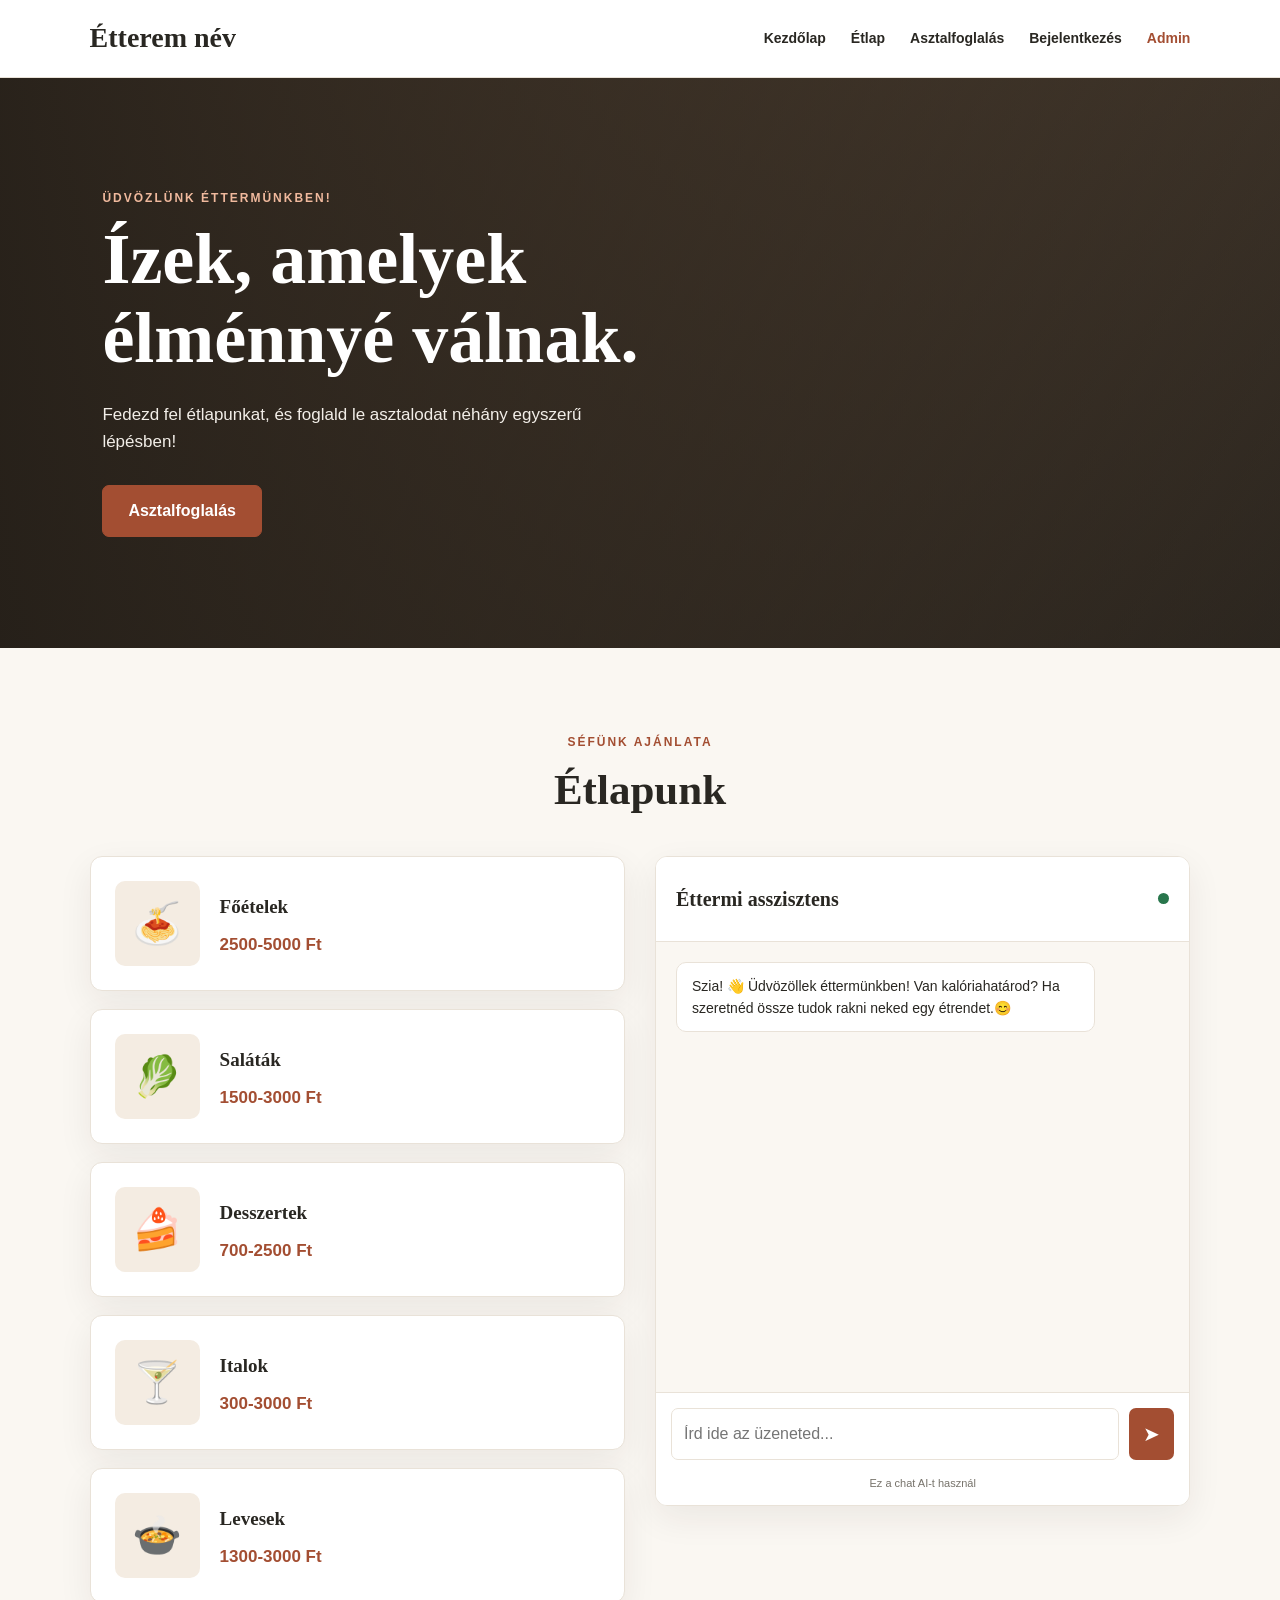
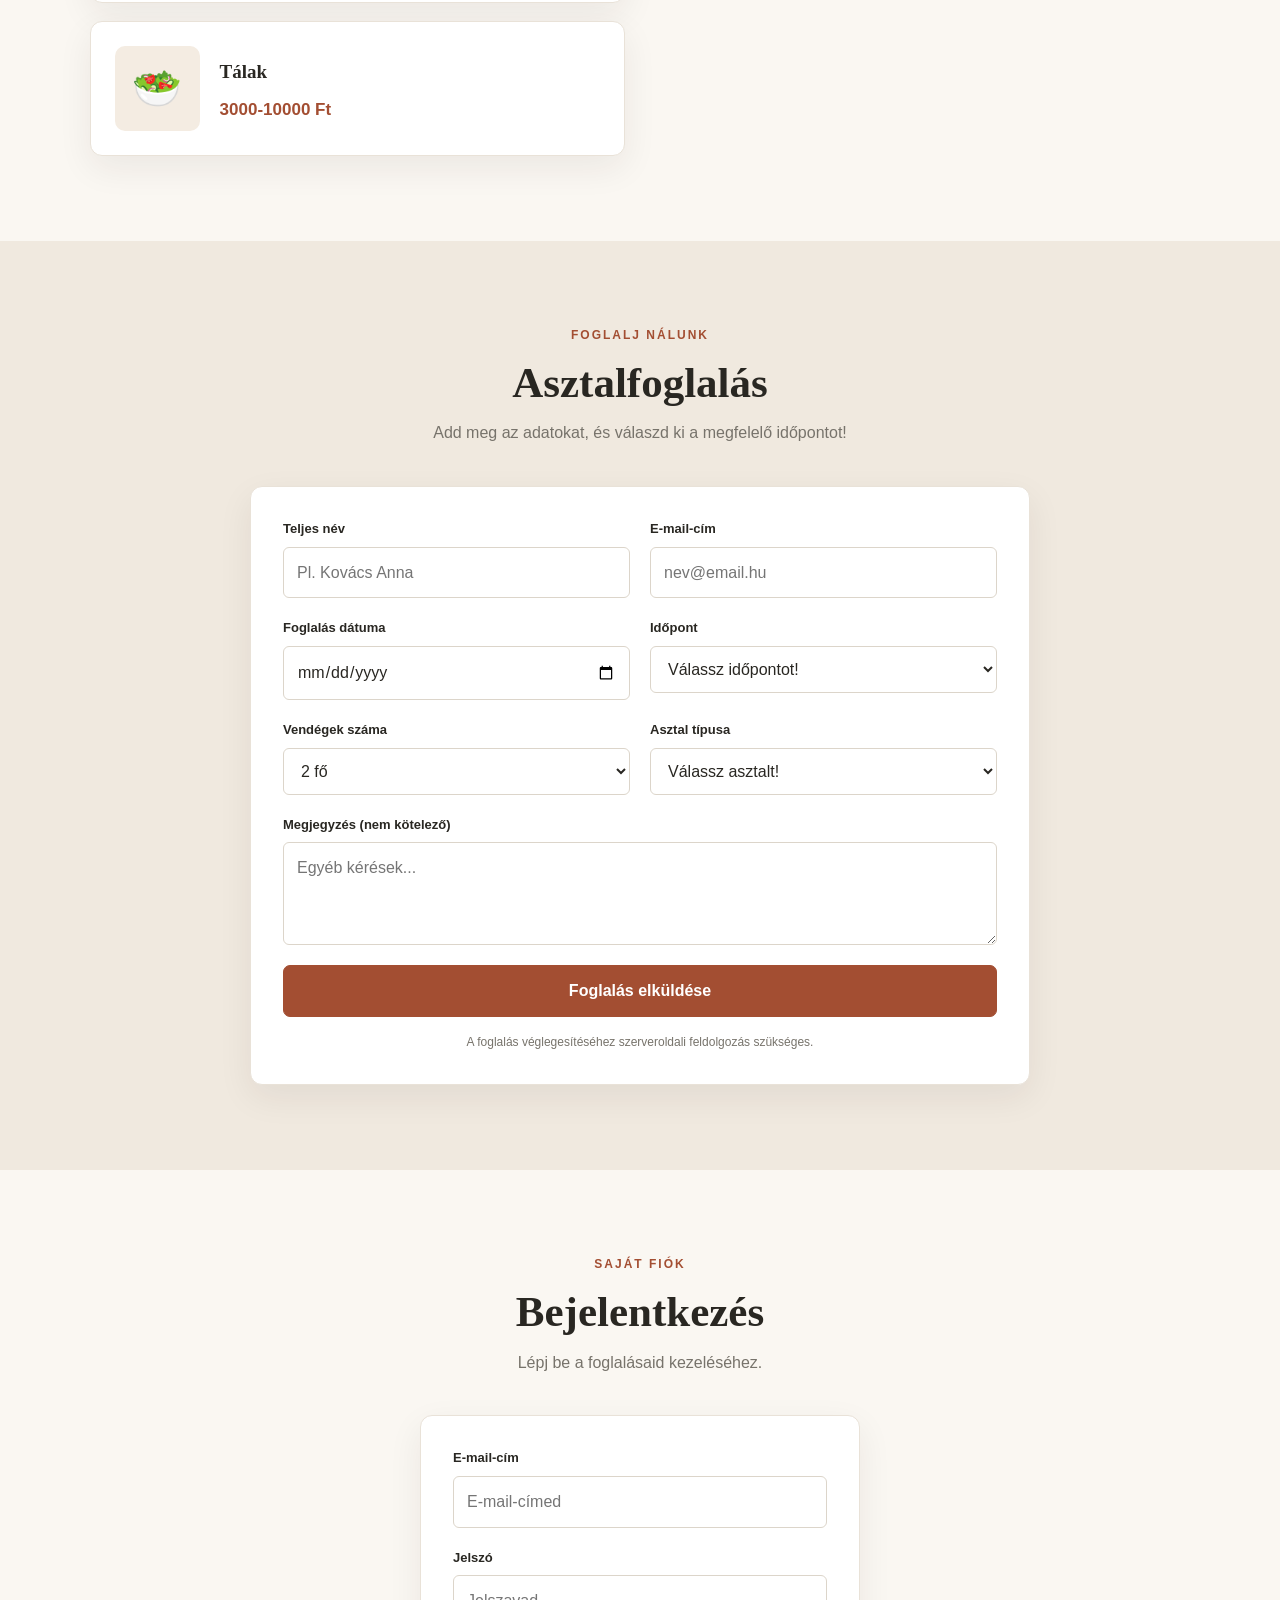
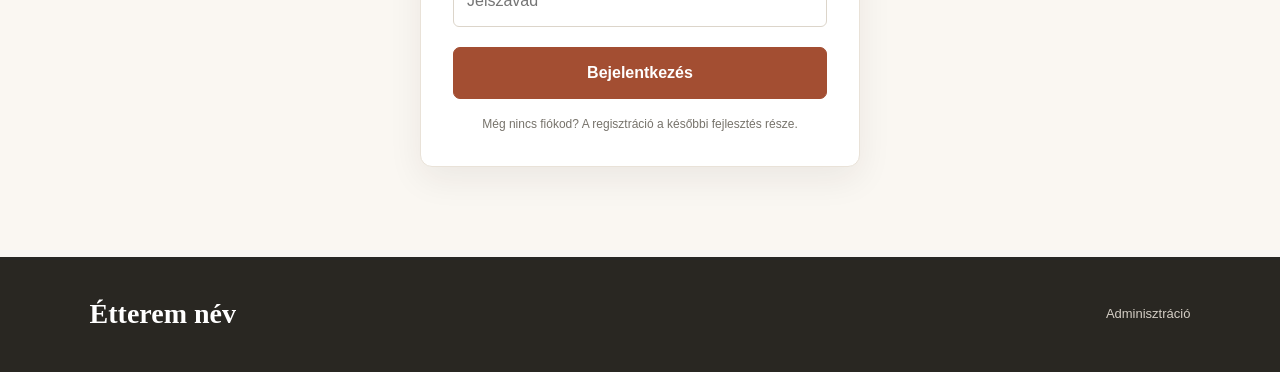
<file: index.html>
<!DOCTYPE html>
<html lang="hu">
<head>
    <meta charset="UTF-8">
    <meta name="viewport" content="width=device-width, initial-scale=1.0">
    <title>Étterem név | Éttermi Asztalfoglalás</title>
    <link rel="stylesheet" href="style.css">
</head>
<body>

<header class="header">
    <a href="index.html" class="logo">Étterem név</a>

    <nav>
        <a href="#kezdolap">Kezdőlap</a>
        <a href="#etlap">Étlap</a>
        <a href="#foglalas">Asztalfoglalás</a>
        <a href="#belepes">Bejelentkezés</a>
        <a href="admin.html" class="admin-link">Admin</a>
    </nav>
</header>

<main>
    <section class="hero" id="kezdolap">
        <div class="hero-content">
            <p class="eyebrow">Üdvözlünk éttermünkben!</p>
            <h1>Ízek, amelyek<br>élménnyé válnak.</h1>
            <p>
                Fedezd fel étlapunkat, és foglald le
                asztalodat néhány egyszerű lépésben!
            </p>
            <a href="#foglalas" class="btn">Asztalfoglalás</a>
        </div>
    </section>

    <section class="section" id="etlap">
        <div class="section-heading">
            <p class="eyebrow">Séfünk ajánlata</p>
            <h2>Étlapunk</h2>
        </div>

        <!-- adatbázisból majd ide kellenek az ételek -->

        

<div class="menu-layout">

    <!-- BAL OLDAL: ÉTLAP -->
    <div class="menu-grid">

        <!-- FŐÉTELEK -->
    <article class="menu-card">
        <div class="menu-header" onclick="toggleMenu(this)">
            <div class="food-icon">🍝</div>
            <div class="menu-info">
                <h3>Főételek</h3>
                <strong>2500-5000 Ft</strong>
            </div>
            
        </div>

        <div class="menu-content">
            <div class="food-item">
                <span>Rántott csirkemell</span>
                <strong>2800 Ft</strong>
            </div>
            <div class="food-item">
                <span>Grillezett csirkemell</span>
                <strong>3200 Ft</strong>
            </div>
            <div class="food-item">
                <span>Rántott sertésszelet</span>
                <strong>3000 Ft</strong>
            </div>
            <div class="food-item">
                <span>Sült hekk</span>
                <strong>3500 Ft</strong>
            </div>
            <div class="food-item">
                <span>Marhapörkölt</span>
                <strong>4200 Ft</strong>
            </div>
            <div class="food-item">
                <span>Vegetáriánus tészta</span>
                <strong>2700 Ft</strong>
            </div>
        </div>
    </article>

    <!-- SALÁTÁK -->
    <article class="menu-card">
        <div class="menu-header" onclick="toggleMenu(this)">
            <div class="food-icon">🥬</div>
            <div class="menu-info">
                <h3>Saláták</h3>
                <strong>1500-3000 Ft</strong>
            </div>
            
        </div>

        <div class="menu-content">
            <div class="food-item">
                <span>Görög saláta</span>
                <strong>2200 Ft</strong>
            </div>
            <div class="food-item">
                <span>Cézársaláta</span>
                <strong>2800 Ft</strong>
            </div>
            <div class="food-item">
                <span>Friss kerti saláta</span>
                <strong>1600 Ft</strong>
            </div>
            <div class="food-item">
                <span>Csirkés saláta</span>
                <strong>2900 Ft</strong>
            </div>
        </div>
    </article>

    <!-- DESSZERTEK -->
    <article class="menu-card">
        <div class="menu-header" onclick="toggleMenu(this)">
            <div class="food-icon">🍰</div>
            <div class="menu-info">
                <h3>Desszertek</h3>
                <strong>700-2500 Ft</strong>
            </div>
            
        </div>

        <div class="menu-content">
            <div class="food-item">
                <span>Somlói galuska</span>
                <strong>1800 Ft</strong>
            </div>
            <div class="food-item">
                <span>Gundel palacsinta</span>
                <strong>2200 Ft</strong>
            </div>
            <div class="food-item">
                <span>Nutellás palacsinta</span>
                <strong>1400 Ft</strong>
            </div>
            <div class="food-item">
                <span>Csokoládétorta</span>
                <strong>1900 Ft</strong>
            </div>
            <div class="food-item">
                <span>Fagylaltkehely</span>
                <strong>2000 Ft</strong>
            </div>
        </div>
    </article>

    <!-- ITALOK -->
    <article class="menu-card">
        <div class="menu-header" onclick="toggleMenu(this)">
            <div class="food-icon">🍸</div>
            <div class="menu-info">
                <h3>Italok</h3>
                <strong>300-3000 Ft</strong>
            </div>
            
        </div>

        <div class="menu-content">
            <div class="food-item">
                <span>Ásványvíz</span>
                <strong>500 Ft</strong>
            </div>
            <div class="food-item">
                <span>Cola</span>
                <strong>700 Ft</strong>
            </div>
            <div class="food-item">
                <span>Házi limonádé</span>
                <strong>1200 Ft</strong>
            </div>
            <div class="food-item">
                <span>Kávé</span>
                <strong>600 Ft</strong>
            </div>
            <div class="food-item">
                <span>Tea</span>
                <strong>700 Ft</strong>
            </div>
        </div>
    </article>

    <!-- LEVESEK -->
    <article class="menu-card">
        <div class="menu-header" onclick="toggleMenu(this)">
            <div class="food-icon">🍲</div>
            <div class="menu-info">
                <h3>Levesek</h3>
                <strong>1300-3000 Ft</strong>
            </div>
            
        </div>

        <div class="menu-content">
            <div class="food-item">
                <span>Húsleves</span>
                <strong>1600 Ft</strong>
            </div>
            <div class="food-item">
                <span>Gulyásleves</span>
                <strong>2500 Ft</strong>
            </div>
            <div class="food-item">
                <span>Gombakrémleves</span>
                <strong>1700 Ft</strong>
            </div>
            <div class="food-item">
                <span>Hagymakrémleves</span>
                <strong>1800 Ft</strong>
            </div>
        </div>
    </article>

    <!-- TÁLAK -->
    <article class="menu-card">
        <div class="menu-header" onclick="toggleMenu(this)">
            <div class="food-icon">🥗</div>
            <div class="menu-info">
                <h3>Tálak</h3>
                <strong>3000-10000 Ft</strong>
            </div>
            
        </div>

        <div class="menu-content">
            <div class="food-item">
                <span>Hidegtál</span>
                <strong>3500 Ft</strong>
            </div>
            <div class="food-item">
                <span>Rántott vegyes tál</span>
                <strong>5500 Ft</strong>
            </div>
            <div class="food-item">
                <span>Grilltál</span>
                <strong>6500 Ft</strong>
            </div>
            <div class="food-item">
                <span>Családi tál (4 személyes)</span>
                <strong>10000 Ft</strong>
            </div>
        </div>
    </article>
    </div>

    <!-- JOBB OLDAL: CHAT -->
    <aside class="chat-panel">

        <div class="chat-header">
            <div>
                <h3>Éttermi asszisztens</h3>
            </div>
            <span class="chat-status"></span>
        </div>

        <div class="chat-messages" id="chatMessages">
            <div class="chat-message ai-message">
                Szia! 👋 Üdvözöllek éttermünkben!
                Van kalóriahatárod? Ha szeretnéd össze tudok rakni neked egy étrendet.😊
            </div>
        </div>

        <form class="chat-input-area" id="chatForm">
            <input
                type="text"
                id="chatInput"
                placeholder="Írd ide az üzeneted..."
                required
            >
            <button type="submit">➤</button>
        </form>

        <p class="chat-note">
            Ez a chat AI-t használ
        </p>

    </aside>

</div>

    </section>

    <section class="section reservation-section" id="foglalas">
        <div class="section-heading">
            <p class="eyebrow">Foglalj nálunk</p>
            <h2>Asztalfoglalás</h2>
            <p>Add meg az adatokat, és válaszd ki a megfelelő időpontot!</p>
        </div>

        <!-- helyek és időpontok adatbázis ide kell majd -->

        <form class="form-card" action="#" method="post">
            <div class="form-grid">
                <div class="form-group">
                    <label for="guest-name">Teljes név</label>
                    <input type="text" id="guest-name" name="guest_name"
                           placeholder="Pl. Kovács Anna" required>
                </div>

                <div class="form-group">
                    <label for="guest-email">E-mail-cím</label>
                    <input type="email" id="guest-email" name="email"
                           placeholder="nev@email.hu" required>
                </div>

                <div class="form-group">
                    <label for="date">Foglalás dátuma</label>
                    <input type="date" id="date" name="date" required>
                </div>

                <div class="form-group">
                    <label for="time">Időpont</label>
                    <select id="time" name="time" required>
                        <option value="">Válassz időpontot!</option>
                        <option value="12:00">12:00</option>
                        <option value="13:00">13:00</option>
                        <option value="14:00">14:00</option>
                        <option value="18:00">18:00</option>
                        <option value="19:00">19:00</option>
                        <option value="20:00">20:00</option>
                    </select>
                </div>

                <div class="form-group">
                    <label for="guests">Vendégek száma</label>
                    <select id="guests" name="guests" required>
                        <option value="1">1 fő</option>
                        <option value="2" selected>2 fő</option>
                        <option value="3">3 fő</option>
                        <option value="4">4 fő</option>
                        <option value="5">5 fő</option>
                        <option value="6">6 fő</option>
                    </select>
                </div>

                <div class="form-group">
                    <label for="table">Asztal típusa</label>
                    <select id="table" name="table_type" required>
                        <option value="">Válassz asztalt!</option>
                        <option value="normal">Normál asztal</option>
                        <option value="window">Ablak melletti</option>
                        <option value="family">Családi asztal</option>
                    </select>
                </div>
            </div>

            <div class="form-group">
                <label for="note">Megjegyzés (nem kötelező)</label>
                <textarea id="note" name="note" rows="3"
                          placeholder="Egyéb kérések..."></textarea>
            </div>

            <button type="submit" class="btn btn-full">
                Foglalás elküldése
            </button>
            <p class="form-note">
                A foglalás véglegesítéséhez szerveroldali feldolgozás szükséges.
            </p>
        </form>
    </section>

    <section class="section login-section" id="belepes">
        <div class="section-heading">
            <p class="eyebrow">Saját fiók</p>
            <h2>Bejelentkezés</h2>
            <p>Lépj be a foglalásaid kezeléséhez.</p>
        </div>

        <!-- felhasználók és foglalások adatbázis ide jön -->

        <form class="form-card login-card" action="#" method="post">
            <div class="form-group">
                <label for="login-email">E-mail-cím</label>
                <input type="email" id="login-email" name="email"
                       placeholder="E-mail-címed" autocomplete="email" required>
            </div>

            <div class="form-group">
                <label for="login-password">Jelszó</label>
                <input type="password" id="login-password" name="password"
                       placeholder="Jelszavad" autocomplete="current-password"
                       required>
            </div>

            <button type="submit" class="btn btn-full">Bejelentkezés</button>

            <p class="form-note">
                Még nincs fiókod? A regisztráció a későbbi fejlesztés része.
            </p>
        </form>
    </section>
</main>

<footer class="footer">
    <a href="index.html" class="logo">Étterem név</a>
    <a href="admin.html">Adminisztráció</a>
</footer>
<script src="script.js"></script>
<link rel="stylesheet" src="../etterem/srcipt.js">
</body>
</html>
</file>
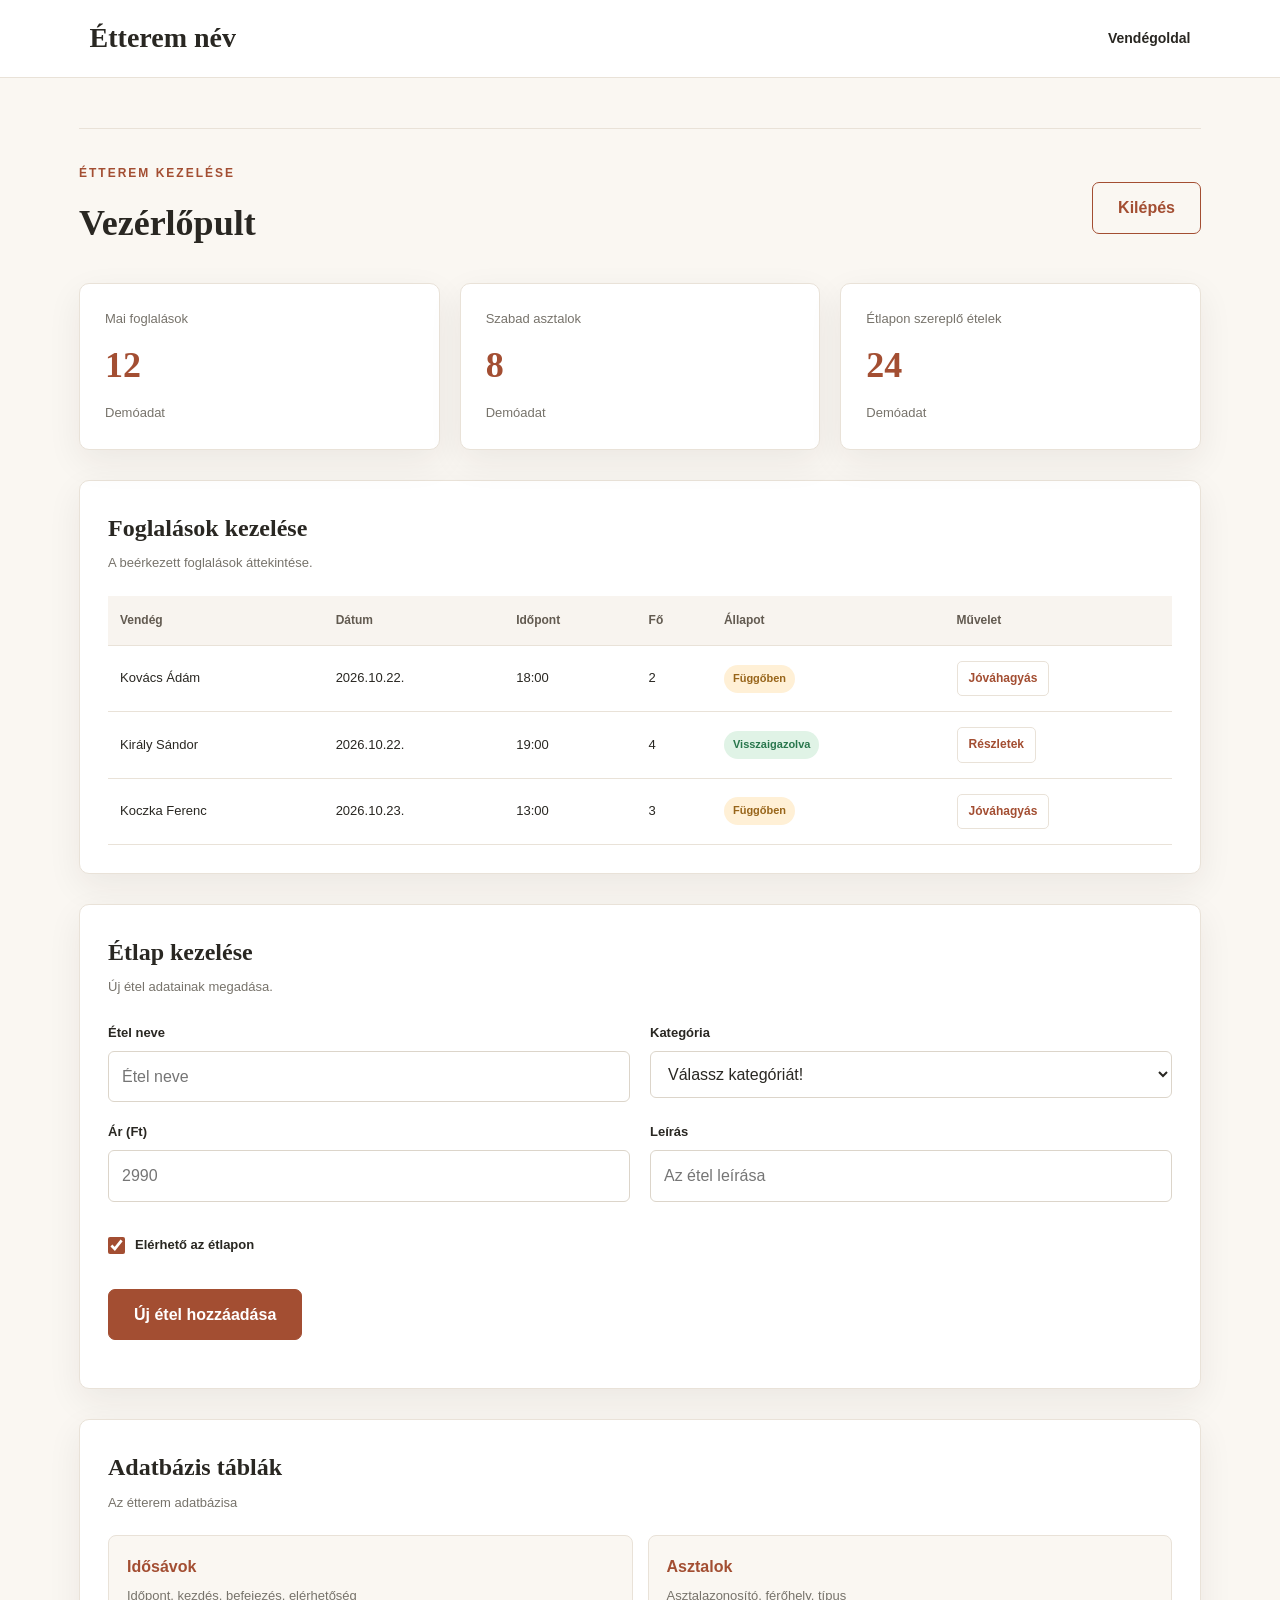
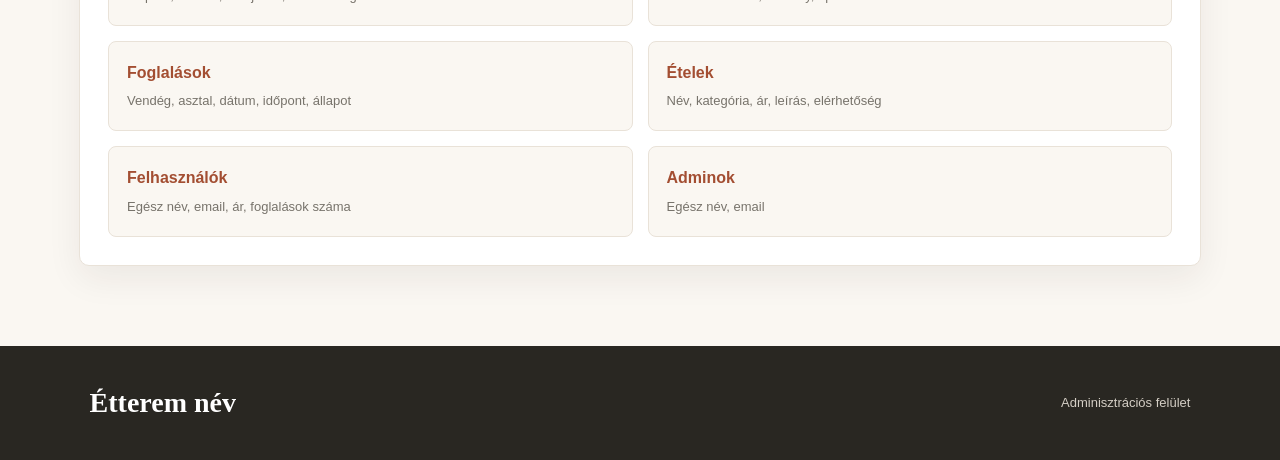
<file: admin.html>
<!DOCTYPE html>
<html lang="hu">
<head>
    <meta charset="UTF-8">
    <meta name="viewport" content="width=device-width, initial-scale=1.0">
    <title>Adminisztráció | Étterem név</title>
    <link rel="stylesheet" href="style.css">
</head>
<body class="admin-body">

<header class="header">
    <a href="index.html" class="logo">Étterem név</a>
    <nav>
        <a href="index.html">Vendégoldal</a>
    </nav>
</header>

<main class="admin-main">

    <!-- admin vezérlőpult -->

    <section class="dashboard" id="dashboard">
        <div class="dashboard-heading">
            <div>
                <p class="eyebrow">Étterem kezelése</p>
                <h1>Vezérlőpult</h1>
            </div>
            <a href="index.html" class="btn btn-outline">Kilépés</a>
        </div>

        <div class="stats-grid">
            <article class="stat-card">
                <span>Mai foglalások</span>
                <strong>12</strong>
                <small>Demóadat</small>
            </article>

            <article class="stat-card">
                <span>Szabad asztalok</span>
                <strong>8</strong>
                <small>Demóadat</small>
            </article>

            <article class="stat-card">
                <span>Étlapon szereplő ételek</span>
                <strong>24</strong>
                <small>Demóadat</small>
            </article>
        </div>

        <section class="admin-panel">
            <div class="panel-heading">
                <div>
                    <h2>Foglalások kezelése</h2>
                    <p>A beérkezett foglalások áttekintése.</p>
                </div>
            </div>

            <!-- foglalás infók adatbázis ide jön -->

            <div class="table-wrapper">
                <table>
                    <thead>
                        <tr>
                            <th>Vendég</th>
                            <th>Dátum</th>
                            <th>Időpont</th>
                            <th>Fő</th>
                            <th>Állapot</th>
                            <th>Művelet</th>
                        </tr>
                    </thead>
                    <tbody>
                        <tr>
                            <td>Kovács Ádám</td>
                            <td>2026.10.22.</td>
                            <td>18:00</td>
                            <td>2</td>
                            <td><span class="status status-pending">Függőben</span></td>
                            <td>
                                <button type="button" class="small-btn">
                                    Jóváhagyás
                                </button>
                            </td>
                        </tr>
                        <tr>
                            <td>Király Sándor</td>
                            <td>2026.10.22.</td>
                            <td>19:00</td>
                            <td>4</td>
                            <td><span class="status status-confirmed">Visszaigazolva</span></td>
                            <td>
                                <button type="button" class="small-btn">
                                    Részletek
                                </button>
                            </td>
                        </tr>
                        <tr>
                            <td>Koczka Ferenc</td>
                            <td>2026.10.23.</td>
                            <td>13:00</td>
                            <td>3</td>
                            <td><span class="status status-pending">Függőben</span></td>
                            <td>
                                <button type="button" class="small-btn">
                                    Jóváhagyás
                                </button>
                            </td>
                        </tr>
                    </tbody>
                </table>
            </div>
        </section>

        <section class="admin-panel">
            <div class="panel-heading">
                <div>
                    <h2>Étlap kezelése</h2>
                    <p>Új étel adatainak megadása.</p>
                </div>
            </div>

            <!-- ételek adatbázis kell ide is -->

            <form class="form-grid admin-menu-form"
                  action="#" method="post">

                <div class="form-group">
                    <label for="food-name">Étel neve</label>
                    <input type="text" id="food-name" name="food_name"
                           placeholder="Étel neve" required>
                </div>

                <div class="form-group">
                    <label for="food-category">Kategória</label>
                    <select id="food-category" name="category" required>
                        <option value="">Válassz kategóriát!</option>
                        <option value="eloetel">Előétel</option>
                        <option value="foetel">Főétel</option>
                        <option value="desszert">Desszert</option>
                        <option value="ital">Ital</option>
                    </select>
                </div>

                <div class="form-group">
                    <label for="food-price">Ár (Ft)</label>
                    <input type="number" id="food-price" name="price"
                           min="0" step="10" placeholder="2990" required>
                </div>

                <div class="form-group">
                    <label for="food-description">Leírás</label>
                    <input type="text" id="food-description"
                           name="description" placeholder="Az étel leírása">
                </div>

                <div class="form-group form-grid-full">
                    <label class="checkbox-label">
                        <input type="checkbox" name="available" checked>
                        Elérhető az étlapon
                    </label>
                </div>

                <div class="form-grid-full">
                    <button type="submit" class="btn">
                        Új étel hozzáadása
                    </button>
                </div>
            </form>
        </section>

        <section class="admin-panel">
            <h2>Adatbázis táblák</h2>
            <p class="panel-description">
                Az étterem adatbázisa
            </p>

            <div class="database-grid">
                <div class="database-item">
                    <strong>Idősávok</strong>
                    <p>Időpont, kezdés, befejezés, elérhetőség</p>
                </div>
                <div class="database-item">
                    <strong>Asztalok</strong>
                    <p>Asztalazonosító, férőhely, típus</p>
                </div>
                <div class="database-item">
                    <strong>Foglalások</strong>
                    <p>Vendég, asztal, dátum, időpont, állapot</p>
                </div>
                <div class="database-item">
                    <strong>Ételek</strong>
                    <p>Név, kategória, ár, leírás, elérhetőség</p>
                </div>
                <div class="database-item">
                    <strong>Felhasználók</strong>
                    <p>Egész név, email, ár, foglalások száma</p>
                </div>
                <div class="database-item">
                    <strong>Adminok</strong>
                    <p>Egész név, email</p>
                </div>
            </div>
        </section>
    </section>
</main>

<footer class="footer">
    <a href="index.html" class="logo">Étterem név</a>
    <p>Adminisztrációs felület</p>
</footer>

</body>
</html>
</file>
<file: style.css>
/*alapok*/

:root {
    --primary: #a34e32;
    --primary-dark: #79351f;
    --background: #faf7f2;
    --surface: #ffffff;
    --text: #292722;
    --muted: #77736b;
    --border: #e9e2d8;
    --success: #28764c;
    --warning: #98651a;
    --shadow: 0 12px 35px rgba(46, 35, 22, 0.07);
}

* {
    box-sizing: border-box;
    margin: 0;
    padding: 0;
}

html {
    scroll-behavior: smooth;
    scroll-padding-top: 90px;
}

body {
    font-family: Arial, Helvetica, sans-serif;
    background: var(--background);
    color: var(--text);
    line-height: 1.6;
}

a {
    color: inherit;
    text-decoration: none;
}

button,
input,
select,
textarea {
    font: inherit;
}

button,
.btn {
    cursor: pointer;
}

section {
    scroll-margin-top: 85px;
}

/*fejléc és azon a műveletek*/

.header {
    position: sticky;
    top: 0;
    z-index: 10;
    min-height: 76px;
    padding: 16px 7%;
    display: flex;
    justify-content: space-between;
    align-items: center;
    gap: 24px;
    background: rgba(255, 255, 255, 0.97);
    border-bottom: 1px solid var(--border);
}

.logo {
    font-family: Georgia, serif;
    font-size: 28px;
    font-weight: bold;
    white-space: nowrap;
}

.logo span {
    color: var(--primary);
}

.header nav {
    display: flex;
    align-items: center;
    flex-wrap: wrap;
    gap: 25px;
}

.header nav a {
    font-size: 14px;
    font-weight: 600;
    transition: color 0.2s;
}

.header nav a:hover {
    color: var(--primary);
}

.header nav .admin-link {
    color: var(--primary);
}

/*gombok*/

.btn {
    display: inline-flex;
    justify-content: center;
    align-items: center;
    min-height: 48px;
    padding: 12px 25px;
    border: 1px solid var(--primary);
    border-radius: 7px;
    background: var(--primary);
    color: white;
    font-weight: bold;
    transition: background 0.2s, transform 0.2s;
}

.btn:hover {
    background: var(--primary-dark);
    border-color: var(--primary-dark);
    transform: translateY(-1px);
}

.btn-full {
    width: 100%;
}

.btn-outline {
    color: var(--primary);
    background: transparent;
}

.btn-outline:hover {
    color: white;
}

.small-btn {
    padding: 7px 11px;
    border: 1px solid var(--border);
    border-radius: 5px;
    background: white;
    color: var(--primary);
    font-size: 12px;
    font-weight: bold;
}

.small-btn:hover {
    background: #f7ece5;
}

/*főoldal*/

.hero {
    min-height: 570px;
    padding: 90px 8%;
    display: flex;
    align-items: center;
    background:
        linear-gradient(
            90deg,
            rgba(29, 25, 20, 0.88),
            rgba(29, 25, 20, 0.35)
        ),
        linear-gradient(135deg, #80654c, #342d25);
    color: white;
}

.hero-content {
    max-width: 650px;
}

.eyebrow {
    margin-bottom: 12px;
    color: var(--primary);
    font-size: 12px;
    font-weight: bold;
    letter-spacing: 2px;
    text-transform: uppercase;
}

.hero .eyebrow {
    color: #f0b99d;
}

.hero h1 {
    margin-bottom: 22px;
    font-family: Georgia, serif;
    font-size: clamp(42px, 6vw, 72px);
    line-height: 1.1;
}

.hero-content > p:not(.eyebrow) {
    max-width: 490px;
    margin-bottom: 30px;
    color: #f2eee8;
    font-size: 17px;
}

/*közös részek*/

.section {
    padding: 85px 7%;
}

.section-heading {
    max-width: 650px;
    margin: 0 auto 40px;
    text-align: center;
}

.section-heading h1,
.section-heading h2 {
    margin-bottom: 12px;
    font-family: Georgia, serif;
    font-size: clamp(30px, 4vw, 43px);
    line-height: 1.2;
}

.section-heading > p:last-child {
    color: var(--muted);
}

/*étlap*/



/* ÉTLAP ÉS CHAT ELRENDEZÉS */

.menu-layout {
    display: grid;
    grid-template-columns: 1fr 1fr;
    gap: 30px;
    max-width: 1250px;
    margin: 0 auto;
    align-items: stretch;
}

.menu-grid {
    display: flex;
    flex-direction: column;
    gap: 18px;
    width: 100%;
    min-width: 0;
}

.menu-card {
    width: 100%;
    min-width: 0;
}

/* CHAT PANEL */

.chat-panel {
    position: sticky;
    top: 100px;
    display: flex;
    flex-direction: column;
    height: 650px;
    min-width: 0;
    overflow: hidden;
    background: var(--surface);
    border: 1px solid var(--border);
    border-radius: 12px;
    box-shadow: var(--shadow);
}

/* CHAT FEJLÉC */

.chat-header {
    min-height: 85px;
    padding: 20px;
    display: flex;
    justify-content: space-between;
    align-items: center;
    background: #fff;
    border-bottom: 1px solid var(--border);
}

.chat-header h3 {
    font-family: Georgia, serif;
    font-size: 20px;
    color: var(--text);
}

.chat-header p {
    color: var(--muted);
    font-size: 12px;
}

.chat-status {
    width: 11px;
    height: 11px;
    border-radius: 50%;
    background: var(--success);
}

/* ÜZENETEK */

.chat-messages {
    flex: 1;
    display: flex;
    flex-direction: column;
    gap: 15px;
    padding: 20px;
    overflow-y: auto;
    background: var(--background);
}

.chat-message {
    max-width: 85%;
    padding: 12px 15px;
    border-radius: 10px;
    font-size: 14px;
    overflow-wrap: anywhere;
}

.ai-message {
    align-self: flex-start;
    background: white;
    border: 1px solid var(--border);
    color: var(--text);
}

.user-message {
    align-self: flex-end;
    background: var(--primary);
    color: white;
}

/* ÜZENETKÜLDÉS */

.chat-input-area {
    display: flex;
    gap: 10px;
    padding: 15px;
    background: white;
    border-top: 1px solid var(--border);
}

.chat-input-area input {
    flex: 1;
    min-width: 0;
    padding: 12px;
    border: 1px solid var(--border);
    border-radius: 7px;
    outline: none;
}

.chat-input-area input:focus {
    border-color: var(--primary);
    box-shadow: 0 0 0 3px rgba(163, 78, 50, 0.12);
}

.chat-input-area button {
    width: 45px;
    flex-shrink: 0;
    border: none;
    border-radius: 7px;
    background: var(--primary);
    color: white;
    font-size: 20px;
    transition: background 0.2s;
}

.chat-input-area button:hover {
    background: var(--primary-dark);
}

.chat-note {
    padding: 0 12px 12px;
    background: white;
    color: var(--muted);
    font-size: 11px;
    text-align: center;
}

/* RESZPONZÍV NÉZET */

@media (max-width: 900px) {
    .menu-layout {
        grid-template-columns: 1fr;
    }

    .chat-panel {
        position: static;
        height: 500px;
    }
}

@media (max-width: 600px) {
    .chat-panel {
        height: 450px;
    }

    .chat-header {
        padding: 15px;
    }

    .chat-messages {
        padding: 15px;
    }

    .chat-input-area {
        padding: 10px;
    }
}


.menu-card {
    display: block;
    align-self: start;
    height: fit-content;
    min-width: 0;
    padding: 0;
    overflow: hidden;
    background: var(--surface);
    border: 1px solid var(--border);
    border-radius: 12px;
    box-shadow: var(--shadow);
    transition: box-shadow 0.2s ease;
}

.menu-card:hover {
    transform: none;
    border-color: var(--primary);
}


.food-icon {
    width: 85px;
    height: 85px;
    flex-shrink: 0;
    display: grid;
    place-items: center;
    border-radius: 10px;
    background: #f4ece2;
    font-size: 40px;
}

.menu-info {
    min-width: 0;
}

.category {
    color: var(--primary);
    font-size: 11px;
    font-weight: bold;
    letter-spacing: 1px;
    text-transform: uppercase;
}

.menu-info h3 {
    margin: 4px 0 8px;
    font-family: Georgia, serif;
    font-size: 19px;
}

.menu-info p {
    margin-bottom: 10px;
    color: var(--muted);
    font-size: 13px;
}

.menu-info strong {
    color: var(--primary);
    font-size: 17px;
}

/*Étlap 2.0*/


/* LENYITHATÓ ÉTLAPKÁRTYÁK */

.menu-card {
    display: block;
    padding: 0;
    overflow: hidden;
    cursor: pointer;
    transition: box-shadow 0.3s ease, border-color 0.3s ease;
}

.menu-card:hover {
    transform: translateY(-4px);
    border-color: var(--primary);
}

/* Kattintható kártyafejléc */

.menu-header {
    width: 100%;
    min-height: 132px;
    padding: 24px;
    display: flex;
    align-items: center;
    gap: 20px;
    cursor: pointer;
    user-select: none;
}

.menu-header .food-icon {
    flex-shrink: 0;
}

.menu-header .menu-info {
    flex: 1;
}

.menu-header .menu-info h3 {
    margin: 4px 0 8px;
    font-family: Georgia, serif;
    font-size: 19px;
}

.menu-header .menu-info strong {
    color: var(--primary);
    font-size: 17px;
}

/* Lenyíló nyíl */

.menu-header .arrow {
    width: 35px;
    height: 35px;
    display: grid;
    place-items: center;
    border-radius: 50%;
    background: #f4ece2;
    color: var(--primary);
    font-size: 25px;
    transition: transform 0.3s ease, background 0.3s ease;
}

.menu-card.active .arrow {
    transform: rotate(180deg);
    background: var(--primary);
    color: white;
}

/* Lenyíló étellista */


.menu-content {
    max-height: 0;
    padding: 0 24px;
    overflow: hidden;
    opacity: 0;
    transition: max-height 0.4s ease, opacity 0.3s ease;
}

.menu-card.active .menu-content {
    max-height: 600px;
    padding: 0 24px 24px;
    opacity: 1;
}


/* Egy étel sora */

.food-item {
    display: flex;
    justify-content: space-between;
    align-items: center;
    gap: 12px;
    padding: 13px 15px;
    margin-top: 8px;
    background: #faf7f2;
    border: 1px solid var(--border);
    border-radius: 7px;
    font-size: 14px;
    transition: background 0.2s ease;
}

.food-item:hover {
    background: #f4ece2;
}

.food-item span {
    color: var(--text);
}

.food-item strong {
    flex-shrink: 0;
    color: var(--primary);
    font-size: 14px;
}

/* MOBILNÉZET */

@media (max-width: 600px) {
    .menu-header {
        min-height: 100px;
        padding: 17px;
        gap: 13px;
    }

    .menu-header .food-icon {
        width: 60px;
        height: 60px;
        font-size: 30px;
    }

    .menu-header .menu-info h3 {
        font-size: 17px;
    }

    .menu-header .menu-info strong {
        font-size: 14px;
    }

    .menu-header .arrow {
        width: 30px;
        height: 30px;
        font-size: 21px;
    }

    .menu-card.active .menu-content {
        padding: 0 15px 18px;
    }

    .food-item {
        padding: 11px;
        font-size: 12px;
    }

    .food-item strong {
        font-size: 12px;
    }
}


/*foglalás és infók*/

.reservation-section {
    background: #f0e9df;
}

.form-card {
    max-width: 780px;
    margin: 0 auto;
    padding: 32px;
    background: white;
    border: 1px solid var(--border);
    border-radius: 12px;
    box-shadow: var(--shadow);
}

.form-grid {
    display: grid;
    grid-template-columns: repeat(2, minmax(0, 1fr));
    gap: 20px;
    margin-bottom: 20px;
}

.form-grid-full {
    grid-column: 1 / -1;
}

.form-group {
    display: flex;
    flex-direction: column;
    gap: 7px;
    margin-bottom: 20px;
}

.form-grid .form-group {
    margin-bottom: 0;
}

.form-group label {
    font-size: 13px;
    font-weight: bold;
}

.form-group input,
.form-group select,
.form-group textarea {
    width: 100%;
    min-width: 0;
    padding: 12px 13px;
    color: var(--text);
    background: #fff;
    border: 1px solid #dcd5ca;
    border-radius: 6px;
    outline: none;
    transition: border-color 0.2s, box-shadow 0.2s;
}

.form-group input,
.form-group select {
    min-height: 47px;
}

.form-group textarea {
    resize: vertical;
}

.form-group input:focus,
.form-group select:focus,
.form-group textarea:focus {
    border-color: var(--primary);
    box-shadow: 0 0 0 3px rgba(163, 78, 50, 0.12);
}

.form-note {
    margin-top: 16px;
    color: var(--muted);
    font-size: 12px;
    text-align: center;
}

/*bejelentkezés*/

.login-section {
    padding-top: 85px;
    padding-bottom: 90px;
}

.login-card {
    max-width: 440px;
}

.login-card .form-group {
    margin-bottom: 20px;
}

.back-link {
    display: block;
    margin-top: 22px;
    color: var(--primary);
    font-size: 14px;
    text-align: center;
}

.back-link:hover {
    text-decoration: underline;
}

/*lábléc*/

.footer {
    padding: 35px 7%;
    display: flex;
    justify-content: space-between;
    align-items: center;
    flex-wrap: wrap;
    gap: 20px;
    background: #292722;
    color: white;
}

.footer p,
.footer > a:last-child {
    color: #d4cec5;
    font-size: 13px;
}

/*admin*/

.admin-body {
    min-height: 100vh;
}

.admin-main {
    max-width: 1250px;
    margin: 0 auto;
    padding: 50px 5%;
}

.dashboard {
    padding-top: 35px;
    border-top: 1px solid var(--border);
}

.dashboard-heading {
    display: flex;
    justify-content: space-between;
    align-items: center;
    flex-wrap: wrap;
    gap: 20px;
    margin-bottom: 30px;
}

.dashboard-heading h1 {
    font-family: Georgia, serif;
    font-size: 36px;
}

.stats-grid {
    display: grid;
    grid-template-columns: repeat(3, minmax(0, 1fr));
    gap: 20px;
    margin-bottom: 30px;
}

.stat-card {
    padding: 25px;
    background: white;
    border: 1px solid var(--border);
    border-radius: 10px;
    box-shadow: var(--shadow);
}

.stat-card span,
.stat-card small {
    display: block;
    color: var(--muted);
    font-size: 13px;
}

.stat-card strong {
    display: block;
    margin: 8px 0;
    color: var(--primary);
    font-family: Georgia, serif;
    font-size: 36px;
}

.admin-panel {
    margin-bottom: 30px;
    padding: 28px;
    background: white;
    border: 1px solid var(--border);
    border-radius: 10px;
    box-shadow: var(--shadow);
}

.panel-heading {
    margin-bottom: 22px;
}

.panel-heading h2,
.admin-panel > h2 {
    margin-bottom: 6px;
    font-family: Georgia, serif;
    font-size: 24px;
}

.panel-heading p,
.panel-description {
    color: var(--muted);
    font-size: 13px;
}

.table-wrapper {
    width: 100%;
    overflow-x: auto;
}

table {
    width: 100%;
    border-collapse: collapse;
    text-align: left;
}

th,
td {
    padding: 15px 12px;
    border-bottom: 1px solid var(--border);
    font-size: 13px;
    white-space: nowrap;
}

th {
    background: #f8f4ef;
    color: #625a50;
    font-size: 12px;
}

.status {
    display: inline-block;
    padding: 5px 9px;
    border-radius: 20px;
    font-size: 11px;
    font-weight: bold;
}

.status-pending {
    background: #fff0d6;
    color: var(--warning);
}

.status-confirmed {
    background: #e0f3e6;
    color: var(--success);
}

.admin-menu-form {
    margin-top: 25px;
}

.checkbox-label {
    display: flex;
    align-items: center;
    gap: 10px;
    cursor: pointer;
}

.checkbox-label input {
    width: 17px;
    height: 17px;
    accent-color: var(--primary);
}

.database-grid {
    display: grid;
    grid-template-columns: repeat(2, minmax(0, 1fr));
    gap: 15px;
    margin-top: 22px;
}

.database-item {
    padding: 18px;
    background: #faf7f2;
    border: 1px solid var(--border);
    border-radius: 8px;
}

.database-item strong {
    color: var(--primary);
}

.database-item p {
    margin-top: 6px;
    color: var(--muted);
    font-size: 13px;
}

/*flex kinézet*/

@media (max-width: 900px) {
    .header {
        align-items: flex-start;
        flex-direction: column;
    }

    .header nav {
        gap: 12px 20px;
    }

    .menu-grid {
        grid-template-columns: 1fr;
    }

    .hero {
        min-height: 470px;
    }

    .stats-grid {
        grid-template-columns: 1fr;
    }
}

@media (max-width: 600px) {
    .header {
        padding: 15px 5%;
    }

    .header nav {
        gap: 10px 14px;
    }

    .header nav a {
        font-size: 12px;
    }

    .section {
        padding: 55px 5%;
    }

    .hero {
        min-height: 430px;
        padding: 55px 6%;
    }

    .hero h1 {
        font-size: 43px;
    }

    .form-card {
        padding: 22px 18px;
    }

    .form-grid {
        grid-template-columns: 1fr;
    }

    .form-grid-full {
        grid-column: auto;
    }

    .menu-card {
        padding: 17px;
        gap: 13px;
    }

    .food-icon {
        width: 60px;
        height: 60px;
        font-size: 30px;
    }

    .menu-info h3 {
        font-size: 16px;
    }

    .admin-main {
        padding: 30px 4%;
    }

    .admin-panel {
        padding: 18px 12px;
    }

    .database-grid {
        grid-template-columns: 1fr;
    }

    .footer {
        flex-direction: column;
        text-align: center;
    }
}
</file>
